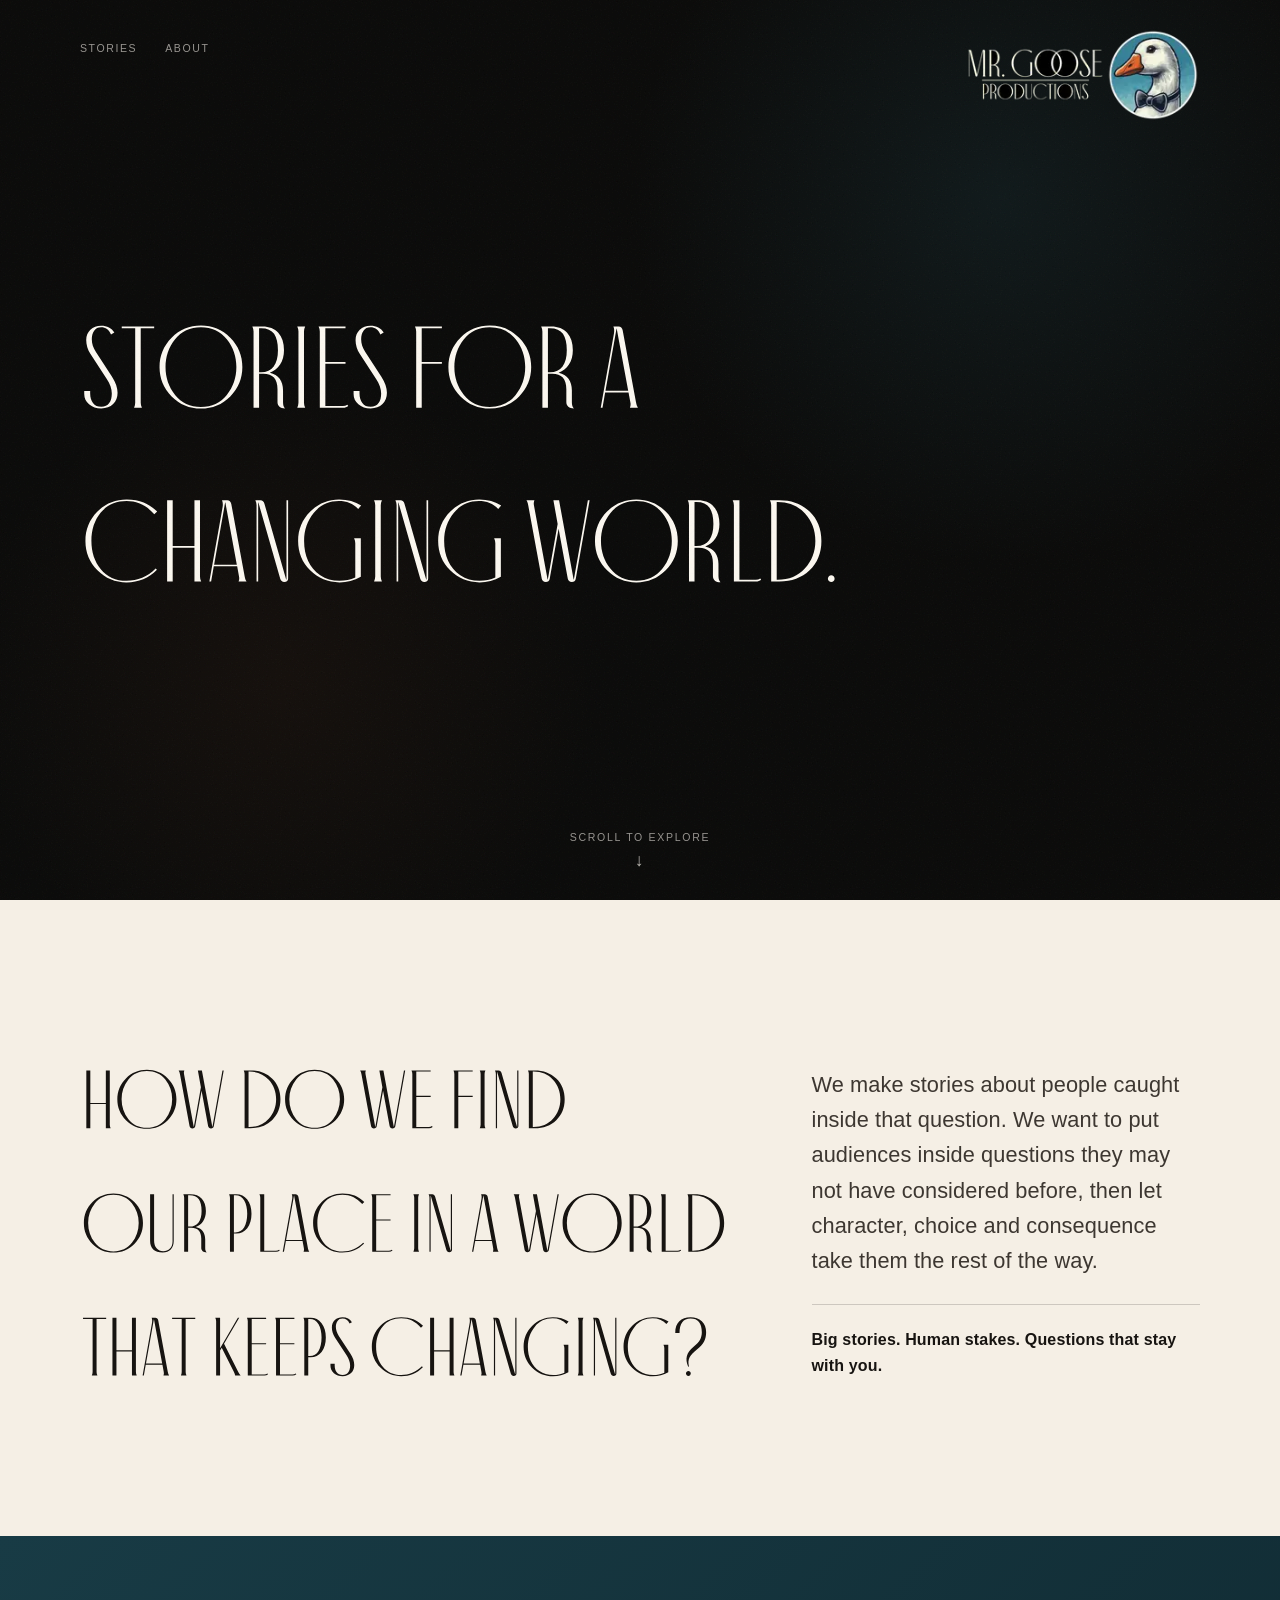
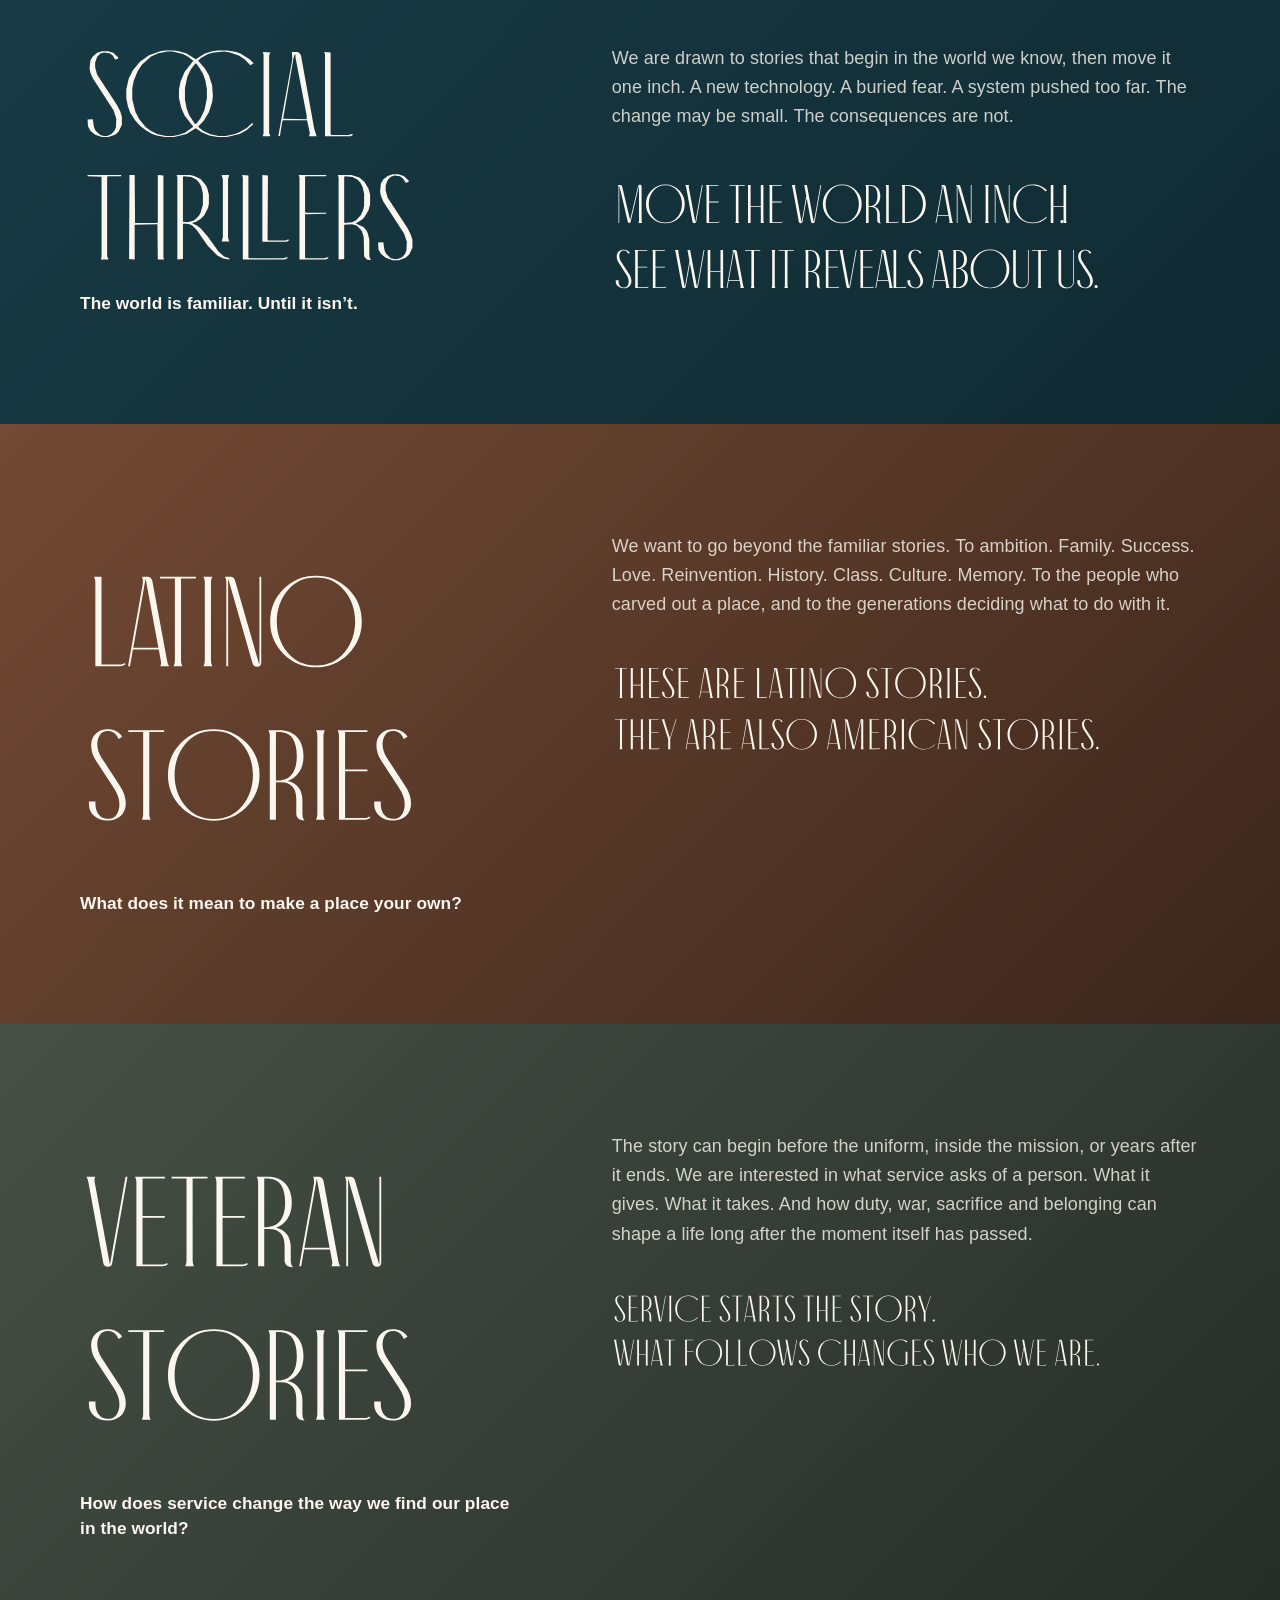
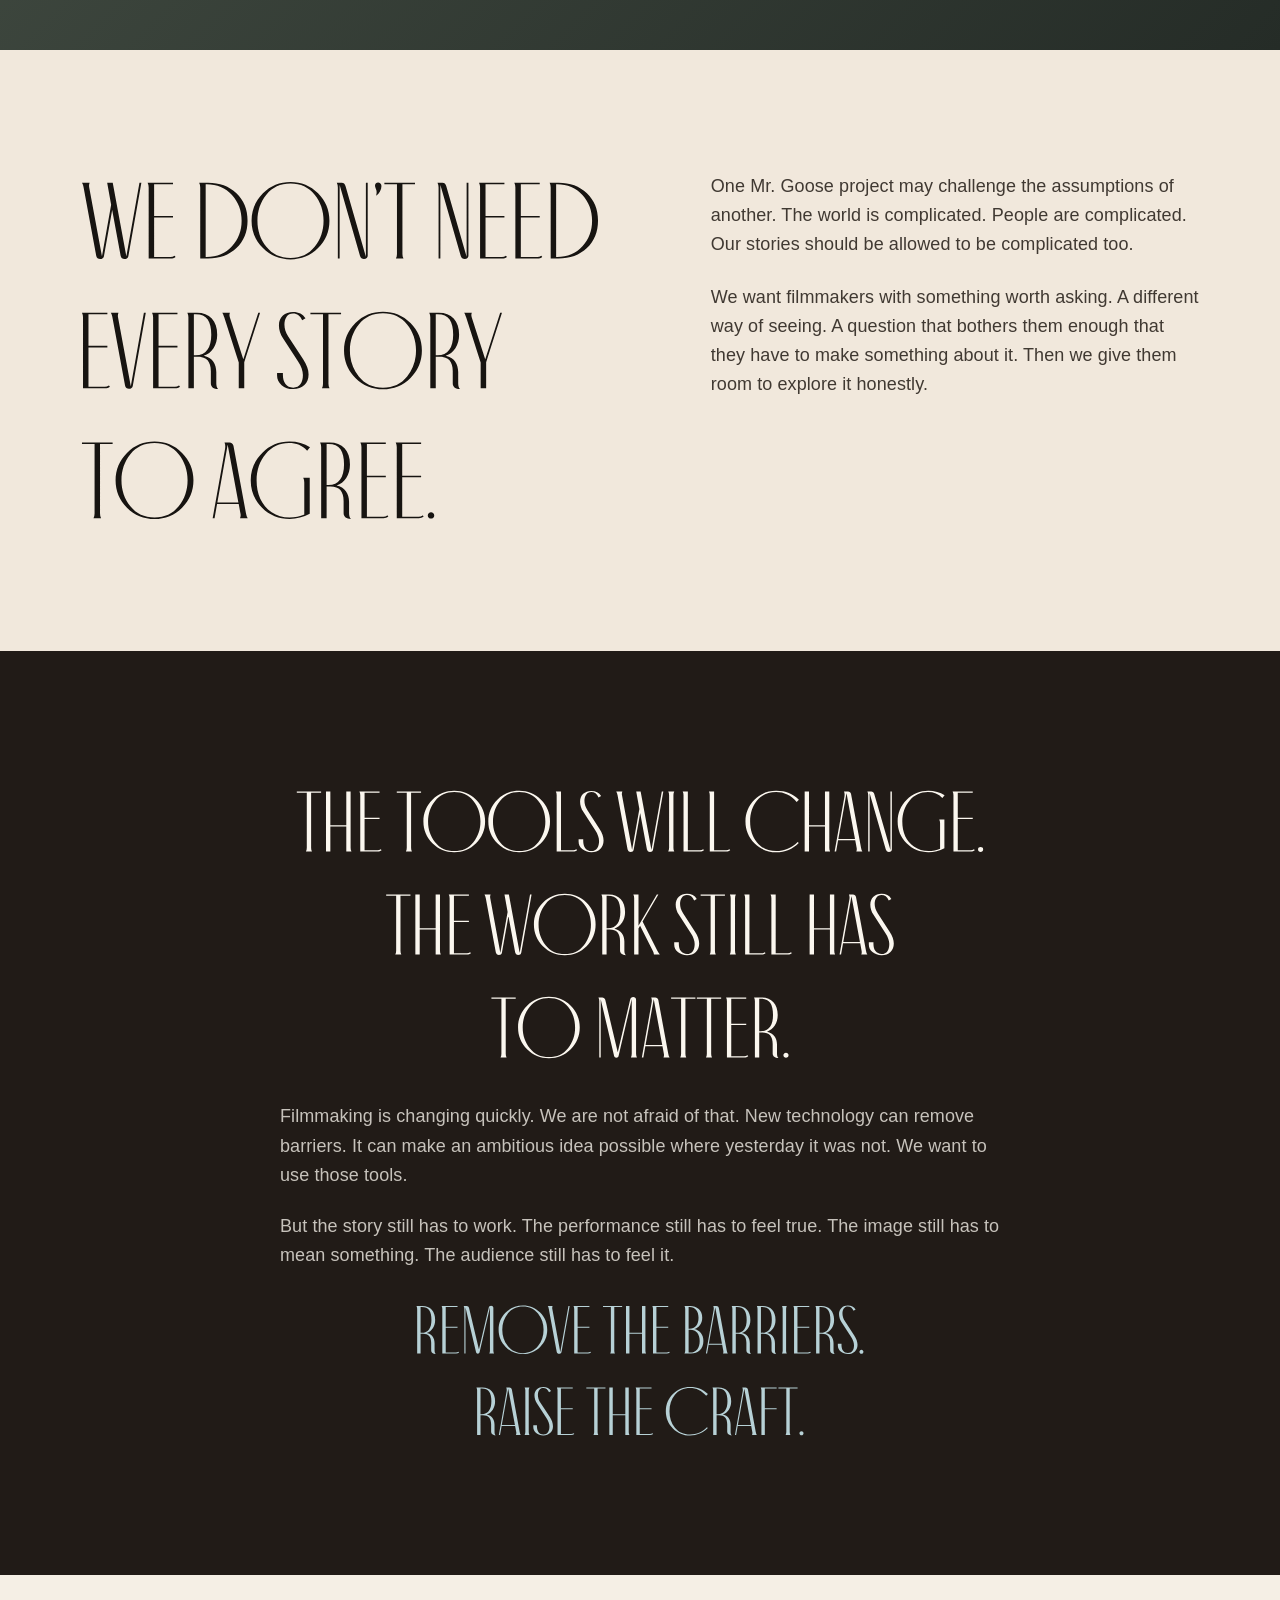
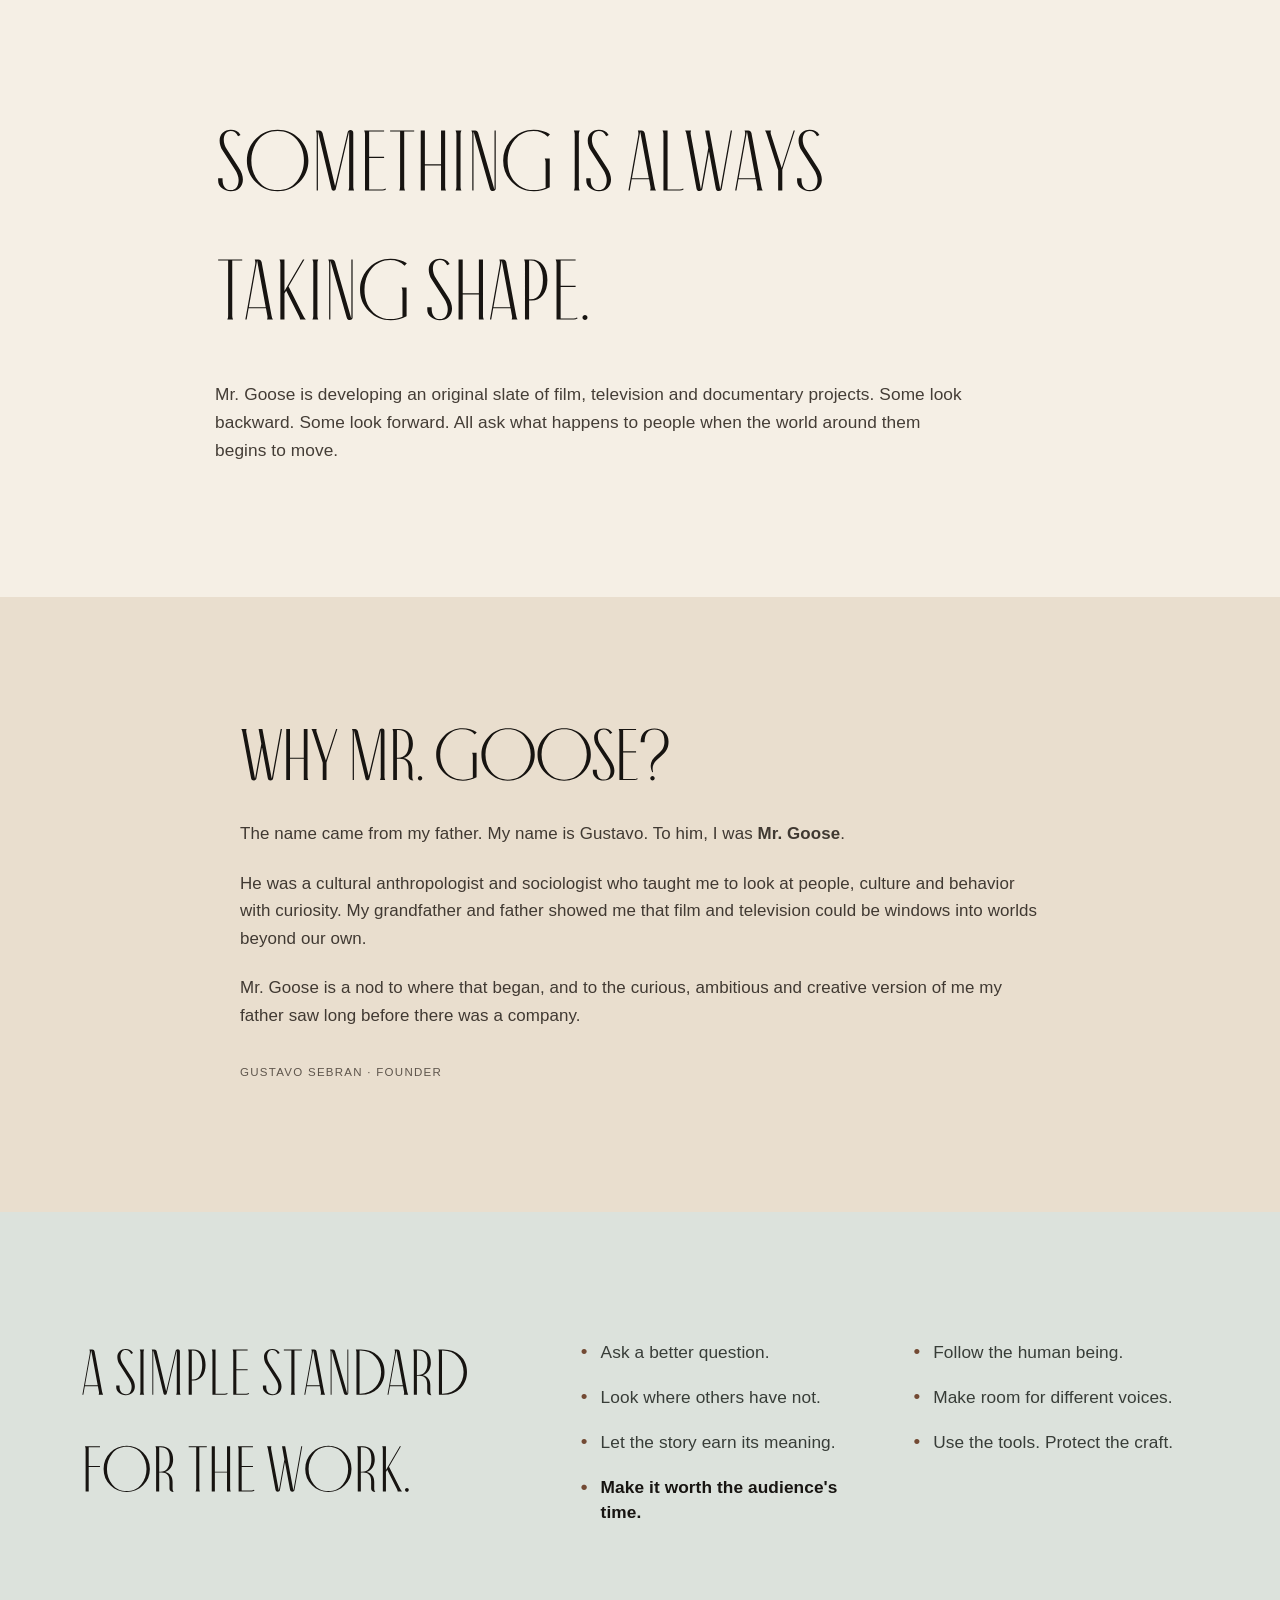
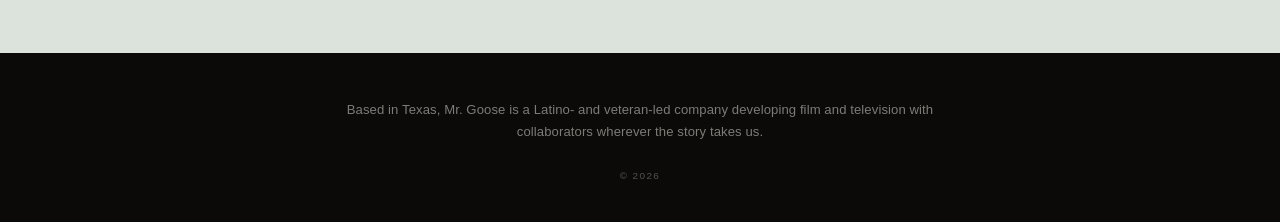
<file: index.html>
<!doctype html>
<html lang="en">
<head>
  <meta charset="utf-8" />
  <meta name="viewport" content="width=device-width, initial-scale=1" />
  <title>Mr. Goose Productions — Stories for a Changing World</title>
  <meta name="description" content="Mr. Goose Productions is a Texas-based, Latino- and veteran-led film and television company developing big stories, human stakes and questions that stay with you." />
  <meta name="theme-color" content="#090908" />
  <meta property="og:title" content="Mr. Goose Productions — Stories for a Changing World" />
  <meta property="og:description" content="Big stories. Human stakes. Questions that stay with you." />
  <meta property="og:type" content="website" />
  <meta name="twitter:card" content="summary_large_image" />
  <link rel="stylesheet" href="styles.css?v=8" />
  <link rel="stylesheet" href="align-fixes.css?v=3" />
  <style>
    /* Final display scale: Antiga stays cinematic, but never takes over the viewport. */
    .hero .visual-title{max-width:760px!important}
    .central .visual-title{max-width:760px!important;margin-bottom:38px!important}
    .lane .visual-title{max-width:340px!important;margin-bottom:24px!important}
    .disagree .visual-title{max-width:520px!important}
    .craft .visual-title{max-width:690px!important;margin:0 auto 42px!important}
    .development .visual-title{max-width:610px!important;margin-bottom:38px!important}
    .origin .visual-title{max-width:430px!important;margin-bottom:38px!important}
    .principles .visual-title{max-width:390px!important}
    .antiga-closer img{max-width:490px!important}
    .craft .antiga-closer img{max-width:450px!important}
    .hero-logo{width:235px!important;max-width:31vw!important;height:auto!important}
    .site-footer{background:#0b0a09;color:var(--cream);padding:46px 0 38px;text-align:center}
    .site-footer .identity-note{margin:0 auto;max-width:590px}
    .site-footer .copyright{margin-top:24px}
    @media(max-width:860px){
      .hero .visual-title{max-width:640px!important}.central .visual-title{max-width:680px!important}.lane .visual-title{max-width:330px!important}.disagree .visual-title{max-width:520px!important}.craft .visual-title{max-width:650px!important}.development .visual-title{max-width:580px!important}.origin .visual-title{max-width:420px!important}.principles .visual-title{max-width:390px!important}
    }
    @media(max-width:560px){
      .hero .visual-title{max-width:94vw!important}.central .visual-title{max-width:92vw!important}.lane .visual-title{max-width:72vw!important}.disagree .visual-title{max-width:90vw!important}.craft .visual-title{max-width:90vw!important}.development .visual-title{max-width:88vw!important}.origin .visual-title{max-width:78vw!important}.principles .visual-title{max-width:74vw!important}.antiga-closer img{max-width:88vw!important}.hero-logo{width:205px!important;max-width:68vw!important}
    }

    /* Desktop-only editorial split for the central question. */
    @media(min-width:861px){
      .central .content{
        max-width:none!important;
        display:grid!important;
        grid-template-columns:minmax(0,1.25fr) minmax(300px,.75fr)!important;
        column-gap:84px!important;
        row-gap:0!important;
        align-items:center!important;
      }
      .central .visual-title{
        grid-column:1!important;
        grid-row:1 / span 2!important;
        max-width:none!important;
        margin:0!important;
      }
      .central .lead{
        grid-column:2!important;
        grid-row:1!important;
        max-width:430px!important;
        margin:0!important;
        align-self:end!important;
      }
      .central .tag{
        grid-column:2!important;
        grid-row:2!important;
        max-width:430px!important;
        margin:26px 0 0!important;
        padding-top:22px!important;
        border-top:1px solid rgba(23,20,17,.18)!important;
        align-self:start!important;
      }
    }
  </style>
</head>
<body>
  <main id="top">
    <section class="hero grain">
      <header class="hero-header">
        <div class="inner">
          <nav class="hero-nav" aria-label="Primary navigation">
            <a href="#stories">Stories</a>
            <a href="#about">About</a>
          </nav>
          <a href="#top" aria-label="Mr. Goose Productions home"><img class="hero-logo" src="logo-inline.svg?v=2" alt="Mr. Goose Productions" /></a>
        </div>
      </header>
      <div class="hero-body">
        <h1 class="visual-title reveal"><img src="assets/hero_title.svg?v=8" alt="Stories for a changing world." /></h1>
      </div>
      <a class="scroll-cta" href="#central">Scroll to explore<span>↓</span></a>
    </section>

    <section class="central" id="central">
      <div class="shell"><div class="content">
        <h2 class="visual-title reveal"><img src="assets/central_title.svg?v=8" alt="How do we find our place in a world that keeps changing?" /></h2>
        <p class="lead reveal">We make stories about people caught inside that question. We want to put audiences inside questions they may not have considered before, then let character, choice and consequence take them the rest of the way.</p>
        <div class="tag reveal">Big stories. Human stakes. Questions that stay with you.</div>
      </div></div>
    </section>

    <section class="lane sci" id="stories">
      <div class="shell lane-grid">
        <div><h2 class="visual-title reveal"><img src="assets/social_title.svg?v=8" alt="Social Thrillers" /></h2><p class="questionline reveal">The world is familiar. Until it isn’t.</p></div>
        <div class="lane-copy reveal"><p>We are drawn to stories that begin in the world we know, then move it one inch. A new technology. A buried fear. A system pushed too far. The change may be small. The consequences are not.</p><div class="antiga-closer reveal"><img src="assets/social_closer.svg?v=8" alt="Move the world an inch. See what it reveals about us." /></div></div>
      </div>
    </section>

    <section class="lane latino">
      <div class="shell lane-grid">
        <div><h2 class="visual-title reveal"><img src="assets/latino_title.svg?v=8" alt="Latino Stories" /></h2><p class="questionline reveal">What does it mean to make a place your own?</p></div>
        <div class="lane-copy reveal"><p>We want to go beyond the familiar stories. To ambition. Family. Success. Love. Reinvention. History. Class. Culture. Memory. To the people who carved out a place, and to the generations deciding what to do with it.</p><div class="antiga-closer reveal"><img src="assets/latino_closer.svg?v=8" alt="These are Latino stories. They are also American stories." /></div></div>
      </div>
    </section>

    <section class="lane veteran">
      <div class="shell lane-grid">
        <div><h2 class="visual-title reveal"><img src="assets/veteran_title.svg?v=8" alt="Veteran Stories" /></h2><p class="questionline reveal">How does service change the way we find our place in the world?</p></div>
        <div class="lane-copy reveal"><p>The story can begin before the uniform, inside the mission, or years after it ends. We are interested in what service asks of a person. What it gives. What it takes. And how duty, war, sacrifice and belonging can shape a life long after the moment itself has passed.</p><div class="antiga-closer reveal"><img src="assets/veteran_closer.svg?v=8" alt="Service starts the story. What follows changes who we are." /></div></div>
      </div>
    </section>

    <section class="disagree"><div class="shell disagree-grid">
      <h2 class="visual-title reveal"><img src="assets/disagree_title.svg?v=8" alt="We don't need every story to agree." /></h2>
      <div class="disagree-copy"><p class="reveal">One Mr. Goose project may challenge the assumptions of another. The world is complicated. People are complicated. Our stories should be allowed to be complicated too.</p><p class="reveal">We want filmmakers with something worth asking. A different way of seeing. A question that bothers them enough that they have to make something about it. Then we give them room to explore it honestly.</p></div>
    </div></section>

    <section class="craft grain"><div class="shell"><div class="craft-inner">
      <h2 class="visual-title reveal"><img src="assets/craft_title.svg?v=8" alt="The tools will change. The work still has to matter." /></h2>
      <div class="craft-copy"><p class="reveal">Filmmaking is changing quickly. We are not afraid of that. New technology can remove barriers. It can make an ambitious idea possible where yesterday it was not. We want to use those tools.</p><p class="reveal">But the story still has to work. The performance still has to feel true. The image still has to mean something. The audience still has to feel it.</p></div>
      <div class="antiga-closer reveal"><img src="assets/craft_statement.svg?v=8" alt="Remove the barriers. Raise the craft." /></div>
    </div></div></section>

    <section class="development"><div class="shell"><div class="development-inner">
      <h2 class="visual-title reveal"><img src="assets/development_title.svg?v=8" alt="Something is always taking shape." /></h2>
      <p class="lead reveal">Mr. Goose is developing an original slate of film, television and documentary projects. Some look backward. Some look forward. All ask what happens to people when the world around them begins to move.</p>
    </div></div></section>

    <section class="origin" id="about"><div class="shell"><div class="origin-inner">
      <h2 class="visual-title reveal"><img src="assets/origin_title.svg?v=8" alt="Why Mr. Goose?" /></h2>
      <div class="story"><p class="reveal">The name came from my father. My name is Gustavo. To him, I was <strong>Mr. Goose</strong>.</p><p class="reveal">He was a cultural anthropologist and sociologist who taught me to look at people, culture and behavior with curiosity. My grandfather and father showed me that film and television could be windows into worlds beyond our own.</p><p class="reveal">Mr. Goose is a nod to where that began, and to the curious, ambitious and creative version of me my father saw long before there was a company.</p><div class="signature reveal">Gustavo Sebran · Founder</div></div>
    </div></div></section>

    <section class="principles"><div class="shell principles-grid">
      <div><h2 class="visual-title reveal"><img src="assets/principles_title.svg?v=8" alt="A simple standard for the work." /></h2></div>
      <div class="belief-list"><div class="belief reveal">Ask a better question.</div><div class="belief reveal">Follow the human being.</div><div class="belief reveal">Look where others have not.</div><div class="belief reveal">Make room for different voices.</div><div class="belief reveal">Let the story earn its meaning.</div><div class="belief reveal">Use the tools. Protect the craft.</div><div class="belief reveal">Make it worth the audience's time.</div></div>
    </div></section>
  </main>

  <footer class="site-footer grain">
    <div class="shell">
      <p class="identity-note reveal">Based in Texas, Mr. Goose is a Latino- and veteran-led company developing film and television with collaborators wherever the story takes us.</p>
      <div class="copyright reveal">© 2026</div>
    </div>
  </footer>

  <script src="script.js?v=9" defer></script>
</body>
</html>
</file>
<file: styles.css>
:root{
      --ink:#171411;
      --ink-warm:#241d18;
      --paper:#f5efe5;
      --paper-deep:#eadfce;
      --cream:#fbf7ef;
      --blue:#2f6d7d;
      --blue-deep:#183b45;
      --clay:#734a34;
      --clay-deep:#3b261c;
      --olive:#465046;
      --olive-deep:#252c27;
      --orange:#b96135;
      --muted:#6d665e;
      --serif:'Antiga','Bodoni 72','Didot','Times New Roman',serif;
      --sans:'Avenir Next','Avenir','Helvetica Neue',Arial,sans-serif;
    }
    *{box-sizing:border-box}
    html{scroll-behavior:smooth;background:var(--ink)}
    body{margin:0;background:var(--paper);color:var(--ink);font-family:var(--sans);font-size:18px;line-height:1.62;letter-spacing:.005em}
    a{color:inherit;text-decoration:none}
    img{display:block;max-width:100%}
    .shell{width:min(1120px,calc(100% - 64px));margin:0 auto}
    .display{font-family:var(--serif);font-weight:400;line-height:.95;letter-spacing:-.026em;text-transform:uppercase}
    .visual-title{margin:0;line-height:0}
    .visual-title img,.visual-title svg{display:block;width:100%;height:auto}
    .hero .visual-title{max-width:980px}
    .central .visual-title{max-width:1040px;margin-bottom:42px}
    .lane .visual-title{max-width:510px;margin-bottom:24px}
    .disagree .visual-title{max-width:650px}
    .craft .visual-title{max-width:900px;margin:0 auto 42px}
    .development .visual-title{max-width:790px;margin-bottom:38px}
    .origin .visual-title{max-width:560px;margin-bottom:38px}
    .principles .visual-title{max-width:500px}
    .contact .visual-title{max-width:760px;margin:0 auto 36px}
    .antiga-closer{margin-top:34px;line-height:0}
    .antiga-closer img,.antiga-closer svg{display:block;width:100%;height:auto;max-width:650px}
    .craft .antiga-closer img,.craft .antiga-closer svg{max-width:620px;margin:0 auto}
    .eyebrow{font-size:.69rem;letter-spacing:.17em;text-transform:uppercase;font-weight:700;color:var(--muted)}
    .section{position:relative;padding:124px 0;overflow:hidden}
    .grain:after{content:"";position:absolute;inset:0;pointer-events:none;opacity:.018;background-image:url("data:image/svg+xml,%3Csvg xmlns='http://www.w3.org/2000/svg' width='180' height='180' viewBox='0 0 180 180'%3E%3Cfilter id='n'%3E%3CfeTurbulence type='fractalNoise' baseFrequency='.78' numOctaves='2' stitchTiles='stitch'/%3E%3C/filter%3E%3Crect width='100%25' height='100%25' filter='url(%23n)' opacity='.7'/%3E%3C/svg%3E")}

    /* OPENING */
    .hero{min-height:100svh;background:
      radial-gradient(circle at 78% 22%,rgba(47,109,125,.15),transparent 30%),
      radial-gradient(circle at 22% 76%,rgba(185,97,53,.06),transparent 26%),
      #090908;color:var(--cream);position:relative;display:flex;align-items:center}
    .hero-header{position:absolute;z-index:5;top:28px;left:0;right:0}
    .hero-header .inner{width:min(1120px,calc(100% - 64px));margin:auto;display:flex;align-items:flex-start;justify-content:space-between;gap:40px}
    .hero-nav{display:flex;gap:28px;padding-top:12px;font-size:.66rem;letter-spacing:.15em;text-transform:uppercase;color:rgba(251,247,239,.58)}
    .hero-nav a{transition:color .2s ease}.hero-nav a:hover{color:var(--cream)}
    .hero-logo{width:270px;max-width:34vw}
    .hero-body{width:min(1120px,calc(100% - 64px));margin:auto;padding:118px 0 110px}
    .hero h1{font-size:clamp(4.8rem,9.2vw,9.5rem);max-width:960px;margin:0}
    .scroll-cta{position:absolute;left:50%;bottom:30px;transform:translateX(-50%);font-size:.66rem;letter-spacing:.16em;text-transform:uppercase;color:rgba(251,247,239,.58);text-align:center;white-space:nowrap}
    .scroll-cta span{display:block;font-size:1.1rem;line-height:1;margin-top:6px;color:rgba(251,247,239,.72)}

    /* CENTRAL QUESTION */
    .central{background:var(--paper);padding:148px 0 138px}
    .central .content{max-width:950px}
    .central h2{font-size:clamp(3.6rem,6.6vw,6.9rem);margin:0 0 42px}
    .central .lead{font-size:clamp(1.12rem,1.7vw,1.38rem);max-width:800px;margin:0;color:#3d3731}
    .central .tag{margin-top:30px;font-family:var(--sans);font-weight:800;font-size:1rem;letter-spacing:.01em;color:var(--ink)}

    /* WHAT WE'RE CHASING */
    .chasing{background:#e9dece;color:var(--ink);padding:128px 0 136px}
    .chasing-grid{display:grid;grid-template-columns:.72fr 1.28fr;gap:88px;align-items:start}
    .chasing-intro h2{font-size:clamp(3.3rem,5.7vw,5.8rem);margin:22px 0 26px;max-width:520px}
    .chasing-intro p{max-width:500px;color:#4b433c;margin:0}
    .change-words{padding-top:2px}
    .change-word{font-family:var(--serif);font-size:clamp(2.45rem,5.3vw,5.5rem);line-height:1.05;text-transform:uppercase;margin:0 0 10px;color:#2c2722}
    .change-word:nth-child(2){margin-left:8%}
    .change-word:nth-child(3){margin-left:17%}
    .change-word:nth-child(4){margin-left:5%}
    .change-word:last-child{margin-top:26px;margin-left:14%;font-size:clamp(2rem,4vw,4rem);color:var(--clay)}
    .chasing-close{max-width:720px;margin:70px 0 0 auto;color:#3f3933}
    .chasing-close .beat{font-family:var(--serif);text-transform:uppercase;font-size:clamp(1.45rem,2.5vw,2.35rem);line-height:1.13;color:var(--ink);margin-top:24px}

    /* THREE STORY LENSES */
    .lane{position:relative;color:var(--cream);padding:108px 0}
    .lane.sci{background:linear-gradient(135deg,var(--blue-deep),#102a32)}
    .lane.latino{background:linear-gradient(135deg,var(--clay),var(--clay-deep))}
    .lane.veteran{background:linear-gradient(135deg,var(--olive),var(--olive-deep))}
    .lane-grid{display:grid;grid-template-columns:.86fr 1.14fr;gap:88px;align-items:start}
    .lane-kicker{font-size:.67rem;letter-spacing:.18em;text-transform:uppercase;font-weight:700;color:rgba(251,247,239,.58);margin-bottom:18px}
    .lane h2{font-size:clamp(3.6rem,6.5vw,6.6rem);margin:0 0 24px}
    .lane .questionline{font-size:1.08rem;font-weight:750;line-height:1.45;max-width:470px;margin:0}
    .lane-copy{padding-top:40px;max-width:650px;color:rgba(251,247,239,.80)}
    .lane-copy p{margin:0}
    .lane .closer{font-family:var(--serif);font-size:clamp(1.45rem,2.5vw,2.35rem);line-height:1.12;text-transform:uppercase;margin-top:34px;color:var(--cream)}

    /* DISAGREEMENT */
    .disagree{background:#f1e8dc;color:var(--ink);padding:130px 0}
    .disagree-grid{display:grid;grid-template-columns:1.05fr .95fr;gap:90px;align-items:start}
    .disagree h2{font-size:clamp(3.8rem,6.8vw,7rem);margin:0;max-width:650px}
    .disagree-copy{padding-top:12px;max-width:590px;color:#403932}
    .disagree-copy p{margin:0 0 24px}

    /* CRAFT */
    .craft{background:#211b17;color:var(--cream);padding:138px 0}
    .craft-inner{max-width:910px;margin:0 auto;text-align:center}
    .craft .eyebrow{color:rgba(251,247,239,.54)}
    .craft h2{font-size:clamp(3.7rem,6.6vw,6.8rem);margin:0 auto 42px;max-width:900px}
    .craft-copy{max-width:720px;margin:0 auto;color:rgba(251,247,239,.76);text-align:left}
    .craft-copy p{margin:0 0 22px}
    .craft-statement{font-family:var(--serif);font-size:clamp(2rem,4vw,4rem);line-height:1.06;text-transform:uppercase;margin-top:58px;color:#b7d1d6}

    /* DEVELOPMENT */
    .development{background:var(--paper);padding:132px 0}
    .development-inner{max-width:850px;margin:0 auto}
    .development h2{font-size:clamp(3.8rem,6.8vw,6.8rem);margin:0 0 38px}
    .development .lead{font-size:1.08rem;max-width:760px;color:#443d36;margin:0}
    .development .quiet{font-family:var(--serif);font-size:clamp(1.55rem,2.8vw,2.7rem);line-height:1.12;text-transform:uppercase;margin-top:44px;color:var(--blue-deep)}

    /* ORIGIN */
    .origin{background:#e9dece;padding:130px 0}
    .origin-inner{max-width:800px;margin:0 auto}
    .origin h2{font-size:clamp(3.8rem,6.8vw,6.7rem);margin:0 0 38px}
    .origin .story{font-size:1.06rem;color:#403932}
    .origin .story p{margin:0 0 22px}
    .signature{margin-top:34px;font-size:.72rem;letter-spacing:.11em;text-transform:uppercase;color:#5e554c}

    /* PRINCIPLES */
    .principles{background:#dce2dc;color:var(--ink);padding:120px 0 128px}
    .principles-grid{display:grid;grid-template-columns:.8fr 1.2fr;gap:88px;align-items:start}
    .principles h2{font-size:clamp(3.4rem,5.7vw,5.8rem);margin:0;max-width:510px}
    .belief-list{display:grid;grid-template-columns:1fr 1fr;gap:20px 46px;padding-top:8px}
    .belief{font-size:1.08rem;line-height:1.45;color:#383d38;display:flex;gap:13px;align-items:flex-start}
    .belief:before{content:"•";font-size:1.2rem;line-height:1.2;color:var(--clay);flex:0 0 auto}
    .belief:last-child{font-weight:800;color:var(--ink)}

    /* CONTACT */
    .contact{background:#0b0a09;color:var(--cream);padding:130px 0 118px}
    .contact-inner{max-width:900px;margin:0 auto;text-align:center}
    .contact h2{font-size:clamp(4rem,7.3vw,7.4rem);margin:0 auto 36px;max-width:900px}
    .contact-copy{max-width:660px;margin:0 auto 42px;color:rgba(251,247,239,.70)}
    .contact-form{max-width:680px;margin:0 auto;text-align:left;display:grid;grid-template-columns:1fr 1fr;gap:24px 28px}
    .contact-form .field{display:flex;flex-direction:column;gap:8px}
    .contact-form .field.message{grid-column:1 / -1}
    .contact-form label{font-size:.67rem;letter-spacing:.14em;text-transform:uppercase;color:rgba(251,247,239,.48)}
    .contact-form input,.contact-form textarea{width:100%;border:0;border-bottom:1px solid rgba(251,247,239,.24);background:transparent;color:var(--cream);font:inherit;padding:8px 0 12px;outline:none;border-radius:0}
    .contact-form input:focus,.contact-form textarea:focus{border-bottom-color:rgba(251,247,239,.72)}
    .contact-form textarea{min-height:118px;resize:vertical}
    .contact-form .form-actions{grid-column:1 / -1;display:flex;align-items:center;justify-content:center;margin-top:12px}
    .contact-form button{appearance:none;border:1px solid rgba(251,247,239,.42);background:transparent;color:var(--cream);font-family:var(--sans);font-size:.72rem;font-weight:700;letter-spacing:.14em;text-transform:uppercase;padding:14px 24px;cursor:pointer;transition:background .2s ease,color .2s ease,border-color .2s ease}
    .contact-form button:hover{background:var(--cream);color:var(--ink);border-color:var(--cream)}
    .form-status{grid-column:1 / -1;min-height:1.5em;text-align:center;font-size:.78rem;color:rgba(251,247,239,.52);margin:0}
    .identity-note{max-width:590px;margin:58px auto 0;font-size:.82rem;line-height:1.7;color:rgba(251,247,239,.48)}
    .copyright{margin-top:64px;font-size:.62rem;letter-spacing:.14em;text-transform:uppercase;color:rgba(251,247,239,.30)}

    .reveal{opacity:0;transform:translateY(10px);transition:opacity .6s ease,transform .6s ease}
    .reveal.in{opacity:1;transform:none}
    @media(prefers-reduced-motion:reduce){*{scroll-behavior:auto!important}.reveal{opacity:1;transform:none;transition:none}}

    @media(max-width:860px){
      body{font-size:16px}.shell,.hero-header .inner,.hero-body{width:min(100% - 36px,1120px)}
      .section,.central,.chasing,.lane,.disagree,.craft,.development,.origin,.principles,.contact{padding-top:92px;padding-bottom:92px}
      .hero-header{top:20px}.hero-header .inner{align-items:center}.hero-logo{width:220px;max-width:52vw}.hero-nav{gap:16px;padding-top:0;font-size:.58rem}
      .hero-body{padding:116px 0 100px}.hero h1{font-size:clamp(4rem,16vw,6.6rem)}.scroll-cta{bottom:24px}
      .central h2,.disagree h2,.craft h2,.development h2,.origin h2{font-size:clamp(3.35rem,13vw,5.7rem)}
      .chasing-grid,.lane-grid,.disagree-grid,.principles-grid{grid-template-columns:1fr;gap:44px}
      .chasing-intro h2,.principles h2{font-size:clamp(3rem,12vw,4.8rem)}
      .change-word,.change-word:nth-child(2),.change-word:nth-child(3),.change-word:nth-child(4),.change-word:last-child{margin-left:0}
      .chasing-close{margin-top:52px}
      .lane{padding:88px 0}.lane h2{font-size:clamp(3.3rem,13vw,5.4rem)}.lane-copy{padding-top:0}
      .craft-inner,.development-inner,.origin-inner,.contact-inner{max-width:none}
      .belief-list{grid-template-columns:1fr;gap:17px}
      .identity-note{margin-top:48px}
      .contact-form{grid-template-columns:1fr}
      .contact-form .field.message,.contact-form .form-actions,.form-status{grid-column:1}
    }
    @media(max-width:560px){
      .hero-nav{display:none}.hero-header .inner{justify-content:flex-end}.hero-logo{width:205px;max-width:68vw}
      .hero h1{font-size:clamp(3.8rem,19vw,5.5rem)}
      .central .tag{font-size:.96rem}
    }
</file>
<file: align-fixes.css>
.lane-copy{padding-top:0!important}
.disagree-copy{padding-top:0!important;margin-top:-8px}

/* Central question: editorial split so the question and explanation share the frame. */
.central .content{
  max-width:none!important;
  display:grid;
  grid-template-columns:minmax(0,1.28fr) minmax(300px,.72fr);
  column-gap:84px;
  row-gap:24px;
  align-items:center;
}
.central .visual-title{
  grid-column:1;
  grid-row:1 / span 2;
  max-width:none!important;
  margin:0!important;
}
.central .lead{
  grid-column:2;
  grid-row:1;
  max-width:430px!important;
  margin:0!important;
  align-self:end;
}
.central .tag{
  grid-column:2;
  grid-row:2;
  max-width:430px;
  margin:0!important;
  padding-top:22px;
  border-top:1px solid rgba(23,20,17,.18);
  align-self:start;
}

@media(max-width:860px){
  .disagree-copy{margin-top:0}
  .central .content{display:block}
  .central .visual-title{max-width:680px!important;margin-bottom:38px!important}
  .central .lead{max-width:720px!important}
  .central .tag{max-width:720px;margin-top:28px!important;padding-top:0;border-top:0}
}
</file>
